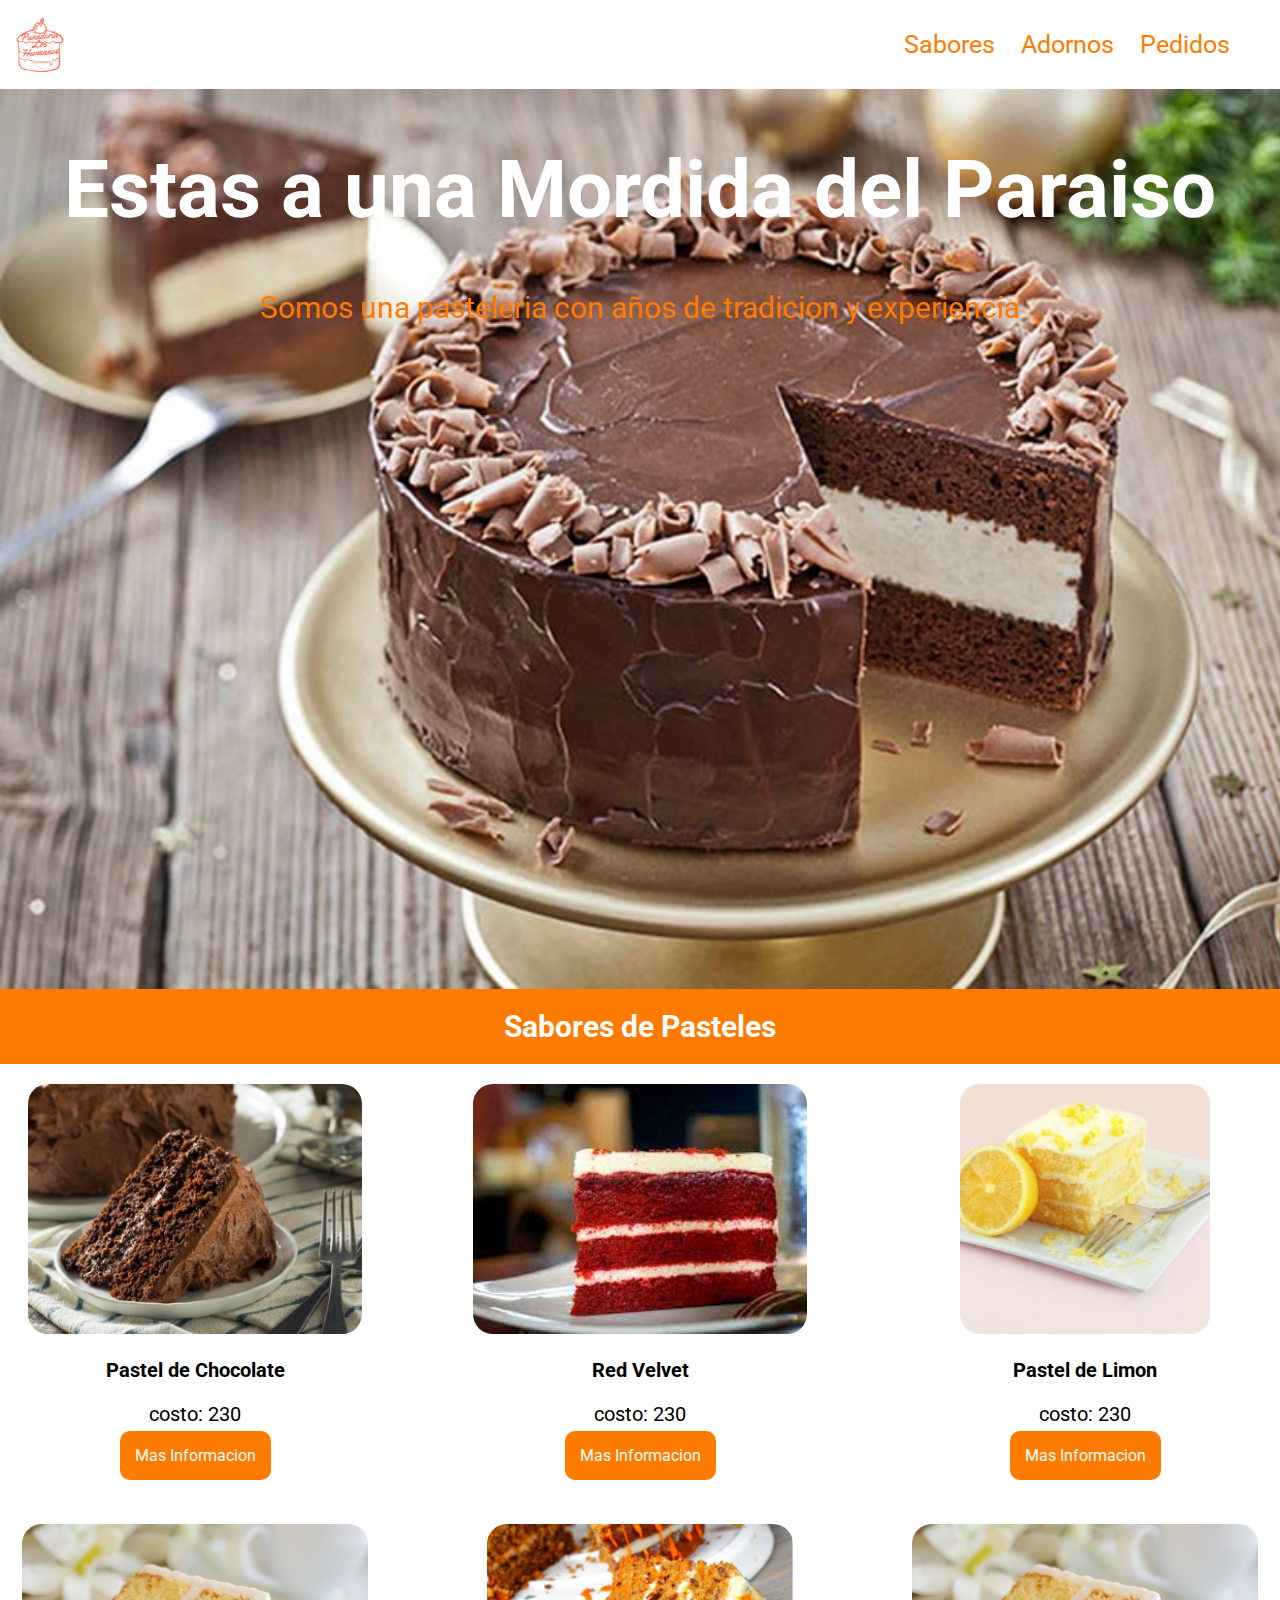
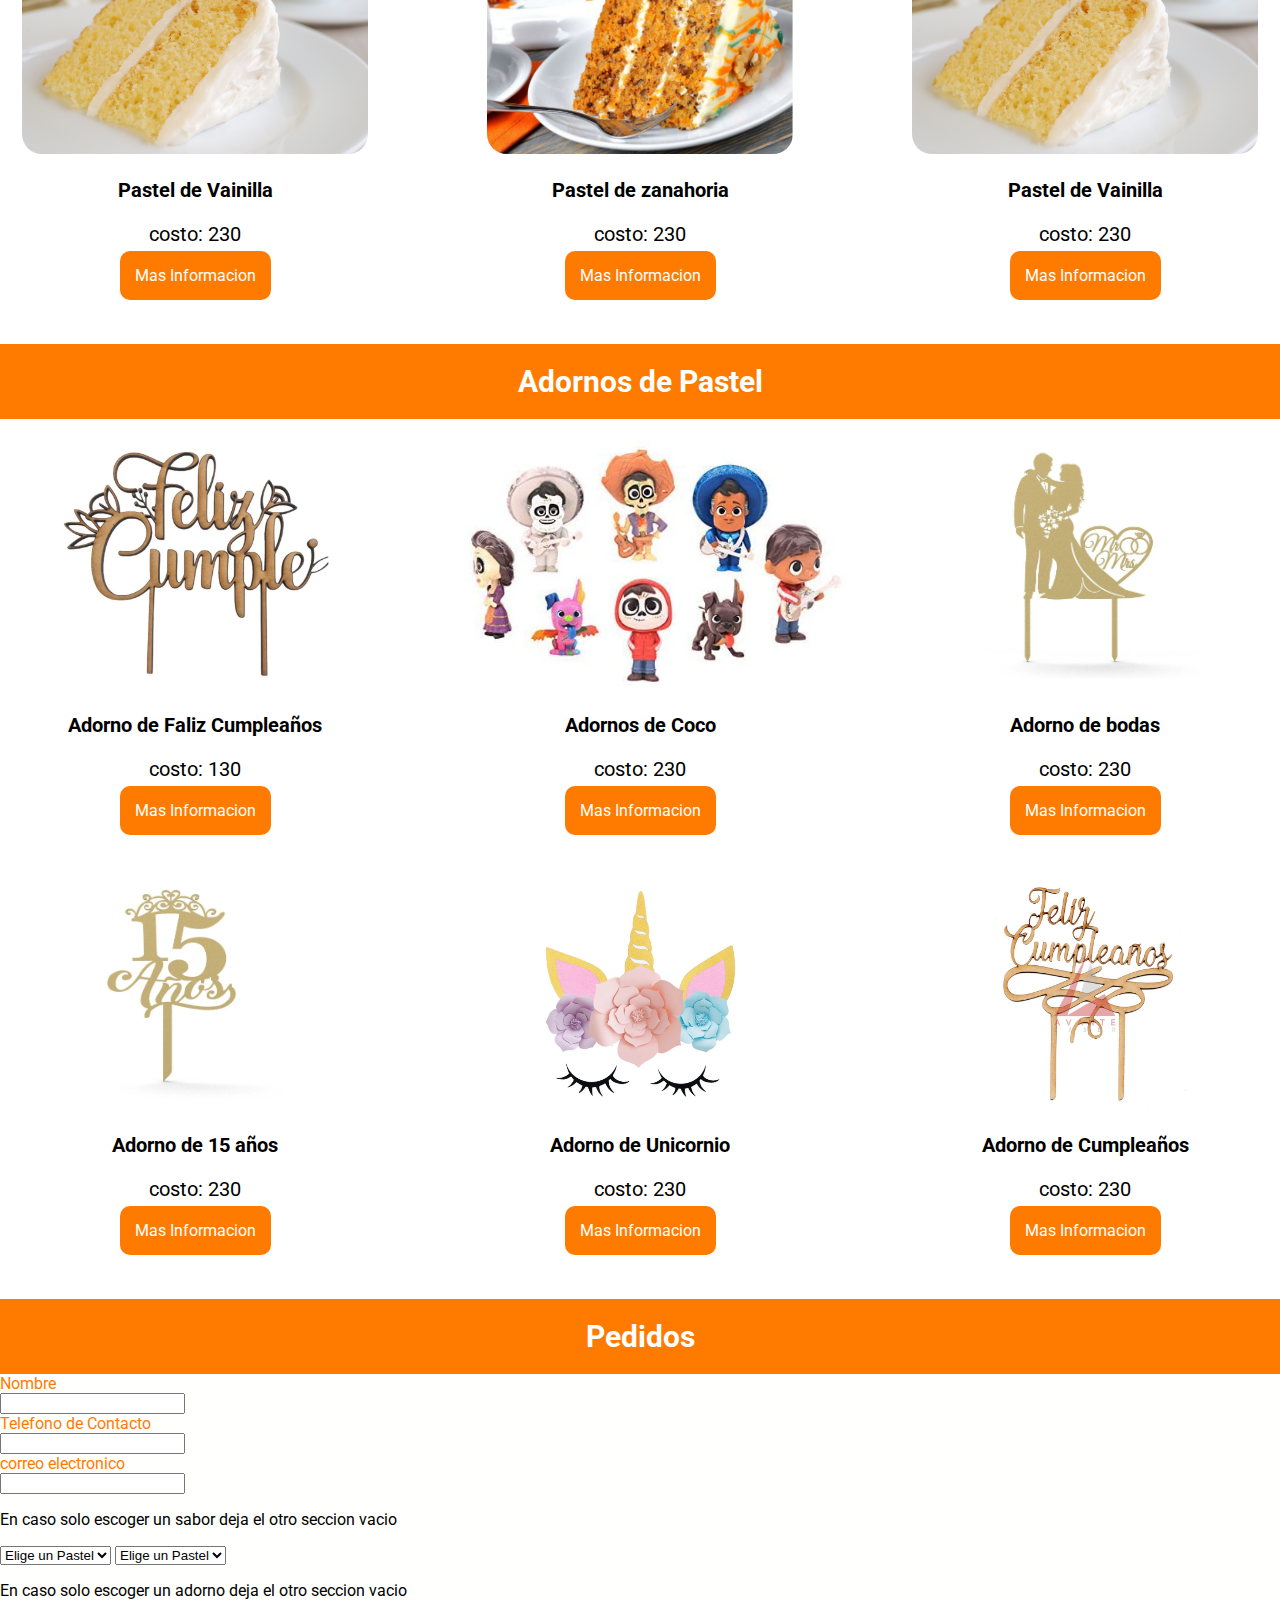
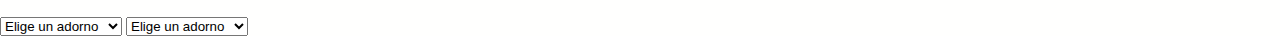
<file: index.html>
<!DOCTYPE html>
<html lang="en">
<head>
    <meta charset="UTF-8">
    <meta http-equiv="X-UA-Compatible" content="IE=edge">
    <meta name="viewport" content="width=device-width, initial-scale=1.0">
     <link rel="stylesheet" href="/css/estilos.css">
     <link href="https://fonts.googleapis.com/css2?family=Comfortaa:wght@300;400;500;600;700&family=Lato:ital,wght@0,400;0,700;0,900;1,400&family=Roboto:ital,wght@0,300;0,500;0,700;0,900;1,100;1,400;1,700&display=swap" rel="stylesheet">
    <title>Pasteleria Los Hermanos</title>
</head>
<body>
    <header>
        <nav>
            <div class="logo"><a href=""><img src="/img/Panadería Los Hermanos.png" alt="Pasteleria los Hermanos" height="80px"></a></div>
            <div class="barra"> <a href="#">Sabores</a>
            <a href="">Adornos </a>
            <a href="">Pedidos</a></div>
            
        </nav>

            <div class="landin">
                
                <div class="landin_Informacion">
                    <H1>Estas a  una Mordida del Paraiso</H1>
                    <p>Somos una pasteleria con años de tradicion y experiencia  </p>
                </div>
                
            </div>
 
    </header>

    <main>
            <div class="sabores">
                 <h2>Sabores de Pasteles</h2>

                 <div class="container__pastel">
                     <div class="card__pastel">
                          <img src="/img/pastel de chocolate.jpg" alt="pastel de chocolate" height="250px">
                            <p><b>Pastel de Chocolate</b></p>
                            <p>costo: 230</p>
                            <a href="">Mas Informacion</a>
                    
                        </div>

                        <div class="card__pastel">
                            <img src="/img/reb velvet.jfif" alt="pastel de chocolate" height="250px">
                              <p><b>Red Velvet</b></p>
                              <p>costo: 230</p>
                              <a href="">Mas Informacion</a>
                      
                          </div>
                          <div class="card__pastel">
                            <img src="/img/pastel de limon.jpg" alt="pastel de chocolate" height="250px">
                              <p><b>Pastel de Limon</b></p>
                              <p>costo: 230</p>
                              <a href="">Mas Informacion</a>
                      
                          </div>
                          <div class="card__pastel">
                            <img src="/img/pastel de vainilla.jpg" alt="pastel de vainilla" height="230px">
                              <p><b>Pastel de Vainilla</b></p>
                              <p>costo: 230</p>
                              <a href="">Mas Informacion</a>
                      
                          </div>
                          <div class="card__pastel">
                            <img src="/img/pastel-de-zanahoria-con-avena-sencillo.jpg" alt="pastel de vainilla" height="230px">
                              <p><b>Pastel de zanahoria </b></p>
                              <p>costo: 230</p>
                              <a href="">Mas Informacion</a>
                      
                          </div>
                          <div class="card__pastel">
                            <img src="/img/pastel de vainilla.jpg" alt="pastel de vainilla" height="230px">
                              <p><b>Pastel de Vainilla</b></p>
                              <p>costo: 230</p>
                              <a href="">Mas Informacion</a>
                      
                          </div>
                 </div>

            </div>

            <div class="adornos">
                <h2>Adornos de Pastel</h2>
                        <div class="container__pastel">
                            <div class="card__pastel">
                                <img src="/img/adorno feliz cumpleaños.webp" alt="pastel de chocolate" height="250px">
                                <p><b>Adorno de Faliz Cumpleaños </b></p>
                                <p>costo: 130</p>
                                <a href="">Mas Informacion</a>
                        
                            </div>

                            <div class="card__pastel">
                                <img src="/img/adornos de coco.jpg" alt="pastel de chocolate" height="250px">
                                    <p><b>Adornos de Coco</b></p>
                                    <p>costo: 230</p>
                                    <a href="">Mas Informacion</a>
                            
                                </div>
                                <div class="card__pastel">
                                <img src="/img/adornos de boda.webp" alt="pastel de chocolate" height="250px">
                                    <p><b>Adorno de bodas</b></p>
                                    <p>costo: 230</p>
                                    <a href="">Mas Informacion</a>
                            
                                </div>
                                <div class="card__pastel">
                                <img src="/img/adornos de 15 años.webp" alt="pastel de vainilla" height="230px">
                                    <p><b>Adorno de 15 años</b></p>
                                    <p>costo: 230</p>
                                    <a href="">Mas Informacion</a>
                            
                                </div>
                                <div class="card__pastel">
                                <img src="/img/unicornio.webp" alt="pastel de vainilla" height="230px">
                                    <p><b>Adorno de Unicornio</b></p>
                                    <p>costo: 230</p>
                                    <a href="">Mas Informacion</a>
                            
                                </div>
                                <div class="card__pastel">
                                <img src="/img/feliz cumple.jpg" alt="pastel de vainilla" height="230px">
                                    <p><b>Adorno de Cumpleaños</b></p>
                                    <p>costo: 230</p>
                                    <a href="">Mas Informacion</a>
                            
                                </div>
                        </div>

            </div>

            <section class="pedidos">
                <h3>Pedidos</h3>
                <form action="">
                    <label for="Nombre">Nombre </label>
                    <br>
                    <input type="text" name="Nombre" id="Nombre">
                    <label for="Telefono">Telefono de Contacto</label>
                    <input type="tel" name="Telefono" id="Telefono">
                    <label for="correo">correo electronico</label>
                    <input type="email" name="correo" id="correo">

                    <div class="elegir__pastel">

                         <p>En caso solo escoger un sabor deja el otro seccion vacio</p>

                            <select name="Pastel">


                                <option>Elige un Pastel</option>
                                <option>chocolate</option>
                                
                                <option>zanahorio</option>
                                
                                <option>limon</option>
                                
                                </select>

                                <select name="Pastel">


                                    <option>Elige un Pastel</option>
                                    <option>chocolate</option>
                                    
                                    <option>zanahorio</option>
                                    
                                    <option>limon</option>
                                    
                                    </select>




                    </div>

                    <div class="elegir__adorno">
                        <p>En caso solo escoger un adorno  deja el otro seccion vacio</p>

                            <select name="Pastel">


                                <option>Elige un adorno</option>
                                <option>feliz cumpleaños</option>
                                
                                <option>unicornio</option>
                                
                                <option>bodas</option>
                                
                                </select>

                                <select name="Pastel">


                                    <option>Elige un adorno</option>
                                    <option>feliz cumpleaños</option>
                                    
                                    <option>unicornio</option>
                                    
                                    <option>bodas</option>
                                    
                                    </select>
                    </div>

                   

                </form>

            </section>
       
    </main>
</body>
</html>
</file>
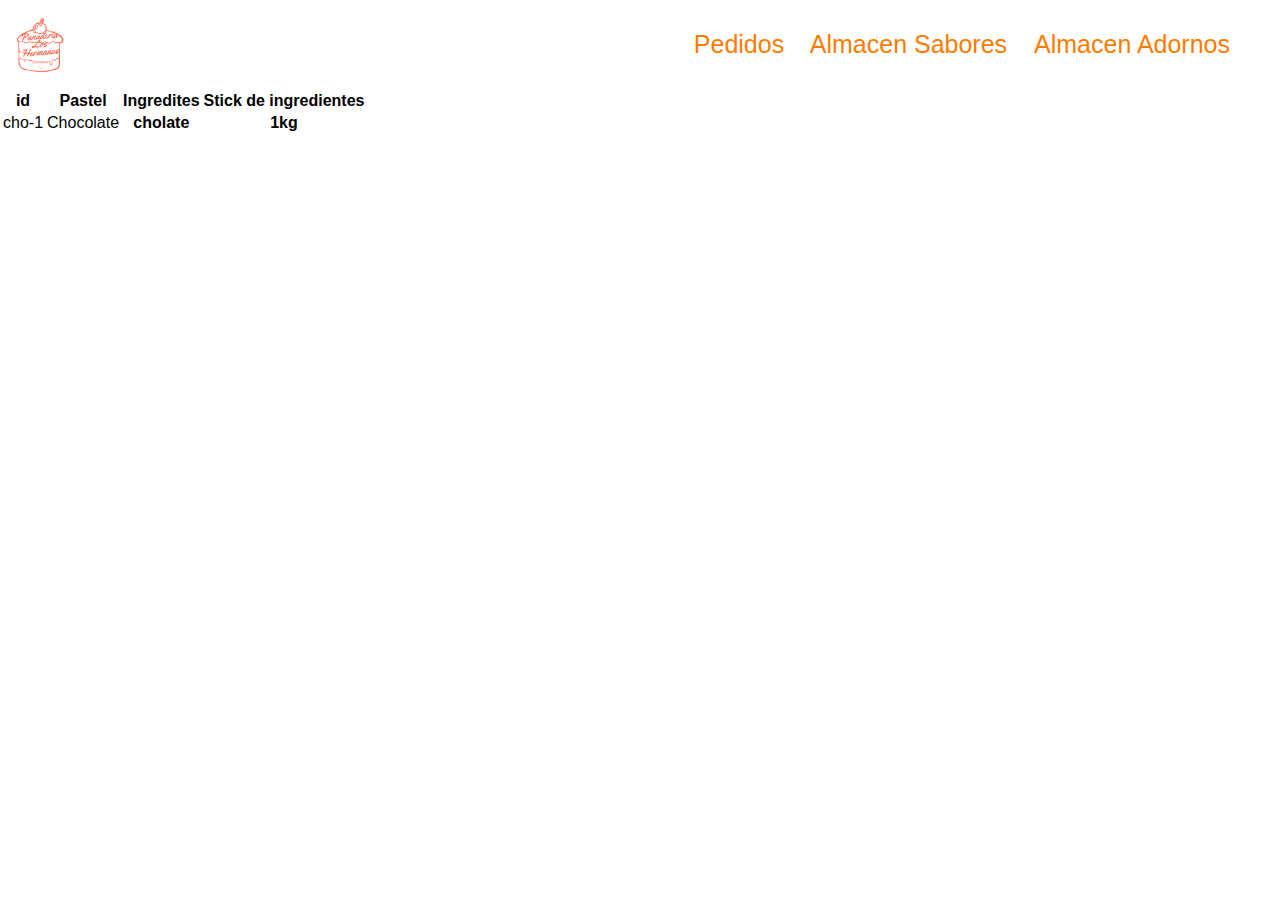
<file: Pagina-chef.html>
<!DOCTYPE html>
<html lang="en">
<head>
    <meta charset="UTF-8">
    <meta http-equiv="X-UA-Compatible" content="IE=edge">
    <meta name="viewport" content="width=device-width, initial-scale=1.0">
    <title>chef panel de control</title>
    <link rel="stylesheet" href="/css/estilos.css">
</head>
<body>
    <header>
        <nav>
            <div class="logo"><a href=""><img src="/img/Panadería Los Hermanos.png" alt="Pasteleria los Hermanos" height="80px"></a></div>
            <div class="barra"> <a href="#">Pedidos</a>
            <a href="">Almacen Sabores </a>
            <a href="">Almacen Adornos</a></div>
            
        </nav>
        </header>
        <main>
            <table>
                <tr>
                    <th>id</th>
                    <th>Pastel</th>
                    <th>Ingredites</th>
                    <th> Stick de ingredientes</th>
                </tr>
                <tr>
                    <td>cho-1</td>
                    <td>Chocolate</td>
                    <th>cholate</th>
                    <th>1kg</th>

                </tr>
            </table>

        </main>
</body>
</html>
</file>
<file: css/estilos.css>
body,html{
    margin: 0px;
    padding: 0px;
    font-family: 'Comfortaa', cursive;
font-family: 'Lato', sans-serif;
font-family: 'Roboto', sans-serif;
}

nav{
    display: flex;
    justify-content: space-between;
}
nav a{

    text-align: center;
    text-decoration: none;
    color: rgb(255, 123, 0);  
    margin-right: 20px;  
}
.logo{
    
    margin-right: 120px;
    
}

.barra{
    padding: 30px;
    font-size: 25px;
}
.landin{
    display: flex;
    justify-content: space-evenly;
    background-image: url(/img/back\ pastel.jpg);
    background-repeat: no-repeat;
    height: 100vh;
    background-size: cover;
}

.landin_Informacion{
text-align: center;
    color: #fff;
    font-size: 40px;
}

.landin_Informacion p{
    font-size: 30px;
    color: rgb(255, 123, 0) ;

}

.sabores h2{
    margin: 0px;
    background-color: rgb(255, 123, 0) ;
    padding: 20px;
    color: #fff;
    text-align: center;
    font-size: 30px;
}

.card__pastel{
    margin: 10px 10px;
    padding: 10px;
    border-radius: 5px;
    text-align: center;
    height: 400px;
    width: 350px;
}

.card__pastel a{
    text-decoration: none;
    color: #fff;
    background-color: rgb(255, 123, 0) ;
    padding: 15px;
    border-radius: 10px;
}

.card__pastel img{
    border-radius: 20px;
}

.card__pastel p{
    
    font-size: 20px;
}
.container__pastel{
    display: flex;
    justify-content: space-between;
    flex-wrap: wrap;
}

.adornos h2{
    margin: 0px;
    background-color: rgb(255, 123, 0) ;
    padding: 20px;
    color: #fff;
    text-align: center;
    font-size: 30px;
}

 h3{
    margin: 0px;
    background-color: rgb(255, 123, 0) ;
    padding: 20px;
    color: #fff;
    text-align: center;
    font-size: 30px;
}

form{
    background-color: rgb(255, 255, 254);
}

form input{
    display: block;
}
label{
    color: rgb(255, 123, 0);
}
</file>
